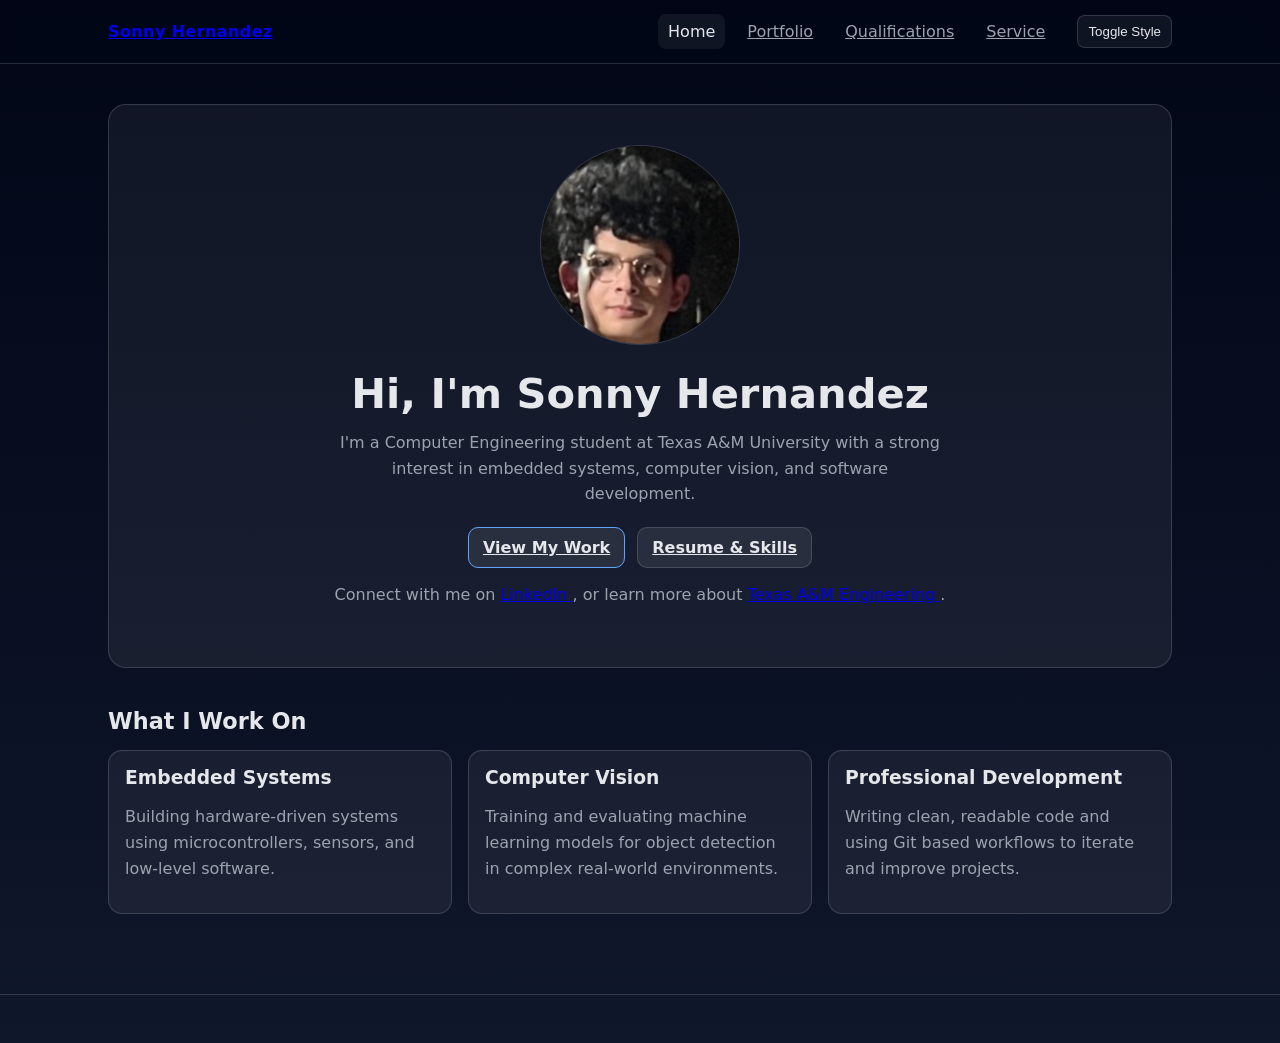
<file: index.html>
<!DOCTYPE html>
<html lang="en">
<head>
    <meta charset="UTF-8">
    <meta name="viewport" content="width=device-width, initial-scale=1.0">
    <title>Sonny Hernandez | Home</title>


    <link id="site-style" rel="stylesheet" href="css/style-a.css">


 
    <script defer src="js/main.js"></script>
</head>
<body>
    <header class="site-header">
        <div class="header-inner">
            <a class="site-brand" href="index.html">Sonny Hernandez</a>

            <nav class="site-nav" aria-label="Primary navigation">
                <a href="index.html" aria-current="page">Home</a>
                <a href="portfolio.html">Portfolio</a>
                <a href="qualifications.html">Qualifications</a>
                <a href="service.html">Service</a>
                
            </nav>

            <button id="styleToggle" type="button" class="style-toggle">
                Toggle Style
            </button>
        </div>
    </header>

    <main class="page">
        <section class="hero" aria-label="Introduction">
            <img
                class="headshot"
                src="assets/pp.jpg"
                alt="Portrait of Sonny Hernandez"
            >

            <h1 class="hero-title">Hi, I'm Sonny Hernandez</h1>

            <p class="hero-subtitle">
                I'm a Computer Engineering student at Texas A&amp;M University with a strong
                interest in embedded systems, computer vision, and software development.
            </p>

            <div class="hero-actions">
                <a class="button primary" href="portfolio.html">View My Work</a>
                <a
                        class="button"
                        href="assets/resume.pdf"
                        target="_blank"
                        rel="noopener noreferrer"
                    >
                         Resume &amp; Skills
                    </a>
                    
                
                
            </div>

            <p class="hero-subtitle">
                Connect with me on
                <a
    href="https://www.linkedin.com/in/sonny-hernandez-14623a249"
    target="_blank"
    rel="noopener noreferrer"
>
    LinkedIn
</a>,
                or learn more about
                <a href="https://engineering.tamu.edu/" target="_blank" rel="noopener noreferrer">
                    Texas A&amp;M Engineering
                </a>.
            </p>
        </section>

        <section class="highlights" aria-label="Highlights">
            <h2 class="section-title">What I Work On</h2>

            <div class="card-grid">
                <article class="card">
                    <h3 class="card-title">Embedded Systems</h3>
                    <p class="card-text">
                        Building hardware-driven systems using microcontrollers,
                        sensors, and low-level software.
                    </p>
                </article>

                <article class="card">
                    <h3 class="card-title">Computer Vision</h3>
                    <p class="card-text">
                        Training and evaluating machine learning models for object
                        detection in complex real-world environments.
                    </p>
                </article>

                <article class="card">
                    <h3 class="card-title">Professional Development</h3>
                    <p class="card-text">
                        Writing clean, readable code and using Git based workflows
                        to iterate and improve projects.
                    </p>
                </article>
            </div>
        </section>
    </main>

    <footer class="site-footer">
      
    </footer>

    <script>
         const yearEl = document.getElementById("year");
    if (yearEl) {
        yearEl.textContent = new Date().getFullYear();
    }
    </script>
</body>
</html>
</file>
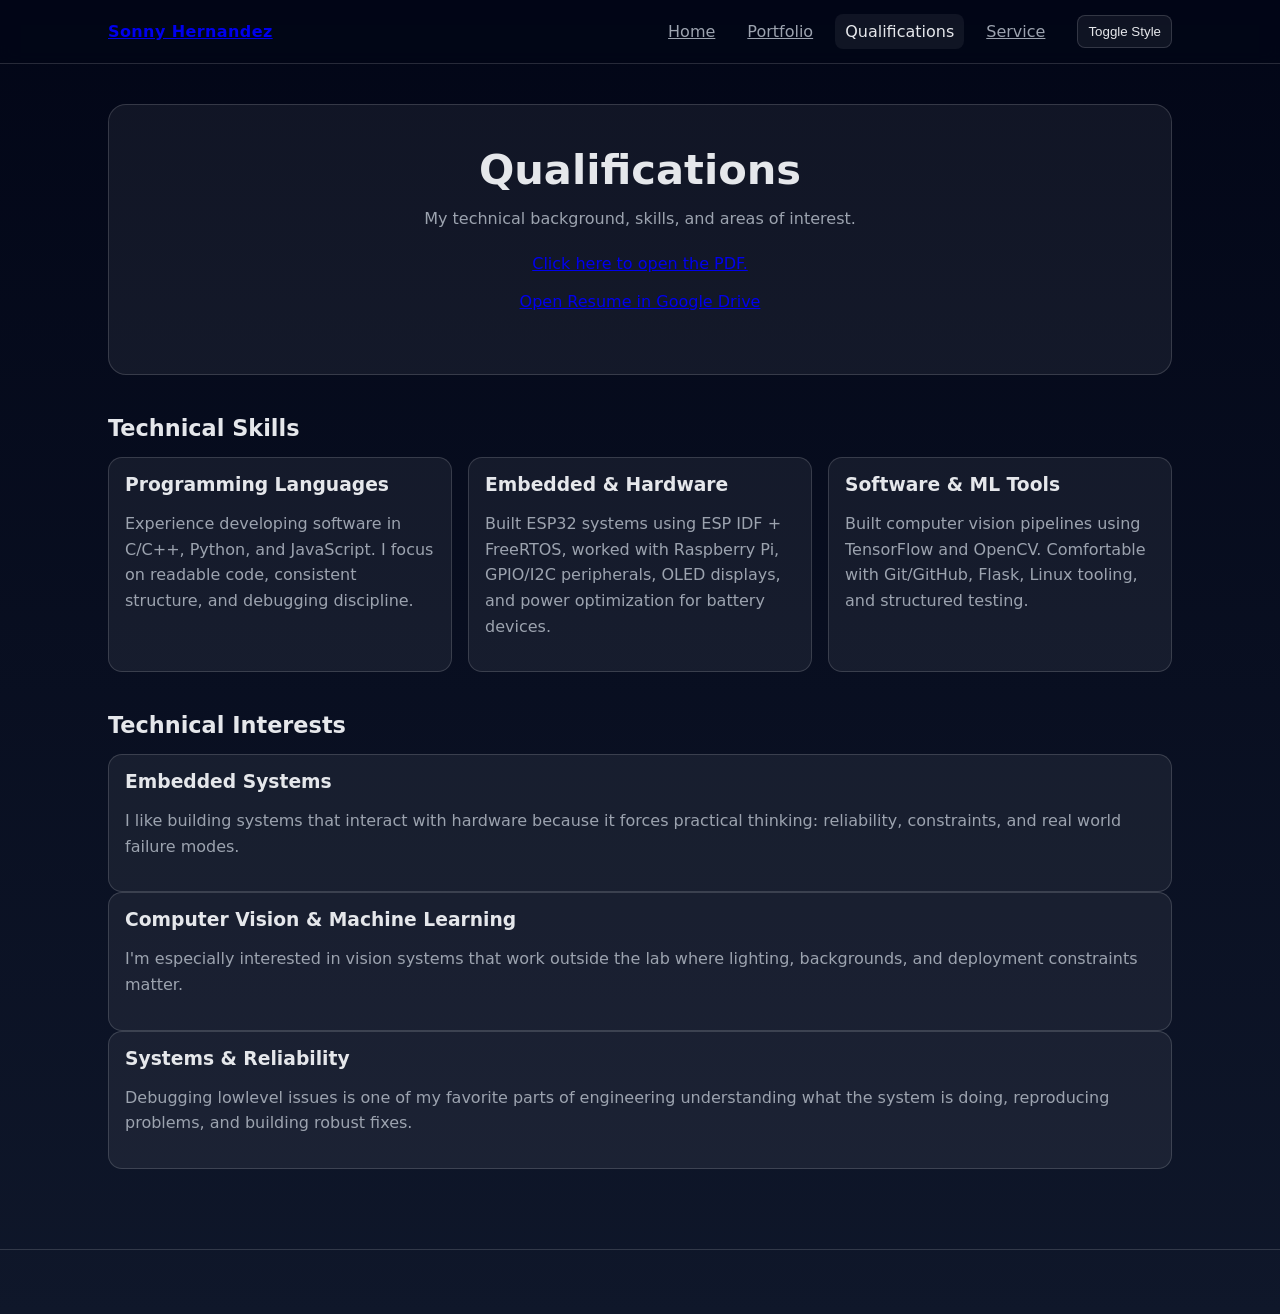
<file: qualifications.html>
<!DOCTYPE html>
<html lang="en">
<head>
    <meta charset="UTF-8">
    <meta name="viewport" content="width=device-width, initial-scale=1.0">
    <title>Sonny Hernandez | Qualifications</title>

    <link id="site-style" rel="stylesheet" href="css/style-a.css">
    <script defer src="js/main.js"></script>
</head>
<body>
    <header class="site-header">
        <div class="header-inner">
            <a class="site-brand" href="index.html">Sonny Hernandez</a>

            <nav class="site-nav" aria-label="Primary navigation">
                <a href="index.html">Home</a>
                <a href="portfolio.html">Portfolio</a>
                <a href="qualifications.html" aria-current="page">Qualifications</a>
                <a href="service.html">Service</a>
                
            </nav>

            <button id="styleToggle" type="button" class="style-toggle">
                Toggle Style
            </button>
        </div>
    </header>

    <main class="page">
        <section class="hero" aria-label="Resume">
            <h1 class="hero-title">Qualifications</h1>
            <p class="hero-subtitle">
                My technical background, skills, and areas of interest.
            </p>

            
            <div style="max-width: 1000px; margin: 22px auto 0;">
                <object
                    data="assets/resume.pdf"
                    type="application/pdf"
                    width="100%"
                    height="950"
                    style="border: none; border-radius: 12px;"
                >
                    <p style="margin-top: 10px;">
                        
                        <a href="assets/resume.pdf" target="_blank" rel="noopener noreferrer">
                            Click here to open the PDF.
                        </a>
                    </p>
                </object>
            </div>

           
            <p class="hero-subtitle" style="margin-top: 16px;">
                
                <a
                    href="https://drive.google.com/file/d/1671MWFMPBnvvnSYtesnCemAFWsCo3ol9/view?usp=share_link"
                    target="_blank"
                    rel="noopener noreferrer"
                >
                    Open Resume in Google Drive
                </a>
            </p>
        </section>

        <section aria-label="Technical skills">
            <h2 class="section-title">Technical Skills</h2>

            <div class="card-grid">
                <article class="card">
                    <h3 class="card-title">Programming Languages</h3>
                    <p class="card-text">
                        Experience developing software in C/C++, Python, and JavaScript.
                        I focus on readable code, consistent structure, and debugging discipline.
                    </p>
                </article>

                <article class="card">
                    <h3 class="card-title">Embedded & Hardware</h3>
                    <p class="card-text">
                        Built ESP32 systems using ESP IDF + FreeRTOS, worked with Raspberry Pi,
                        GPIO/I2C peripherals, OLED displays, and power optimization for battery devices.
                    </p> 
                </article>

                <article class="card">
                    <h3 class="card-title">Software & ML Tools</h3>
                    <p class="card-text">
                        Built computer vision pipelines using TensorFlow and OpenCV.
                        Comfortable with Git/GitHub, Flask, Linux tooling, and structured testing.
                    </p>
                </article>
            </div>
        </section>

        <section aria-label="Technical interests">
            <h2 class="section-title">Technical Interests</h2>

            <article class="card">
                <h3 class="card-title">Embedded Systems</h3>
                <p class="card-text">
                    I like building systems that interact with hardware because it forces practical thinking:
                    reliability, constraints, and real world failure modes.
                </p>
            </article>

            <article class="card">
                <h3 class="card-title">Computer Vision & Machine Learning</h3>
                <p class="card-text">
                    I'm especially interested in vision systems that work outside the lab where lighting,
                    backgrounds, and deployment constraints matter.
                </p>
            </article>

            <article class="card">
                <h3 class="card-title">Systems & Reliability</h3>
                <p class="card-text">
                    Debugging lowlevel issues is one of my favorite parts of engineering understanding what
                    the system is doing, reproducing problems, and building robust fixes.
                </p>
            </article>
        </section>
    </main>

    <footer class="site-footer">
        <p>
          
        </p>
    </footer>

    <script>
        document.getElementById("year").textContent = new Date().getFullYear();
    </script>
</body>
</html>
</file>
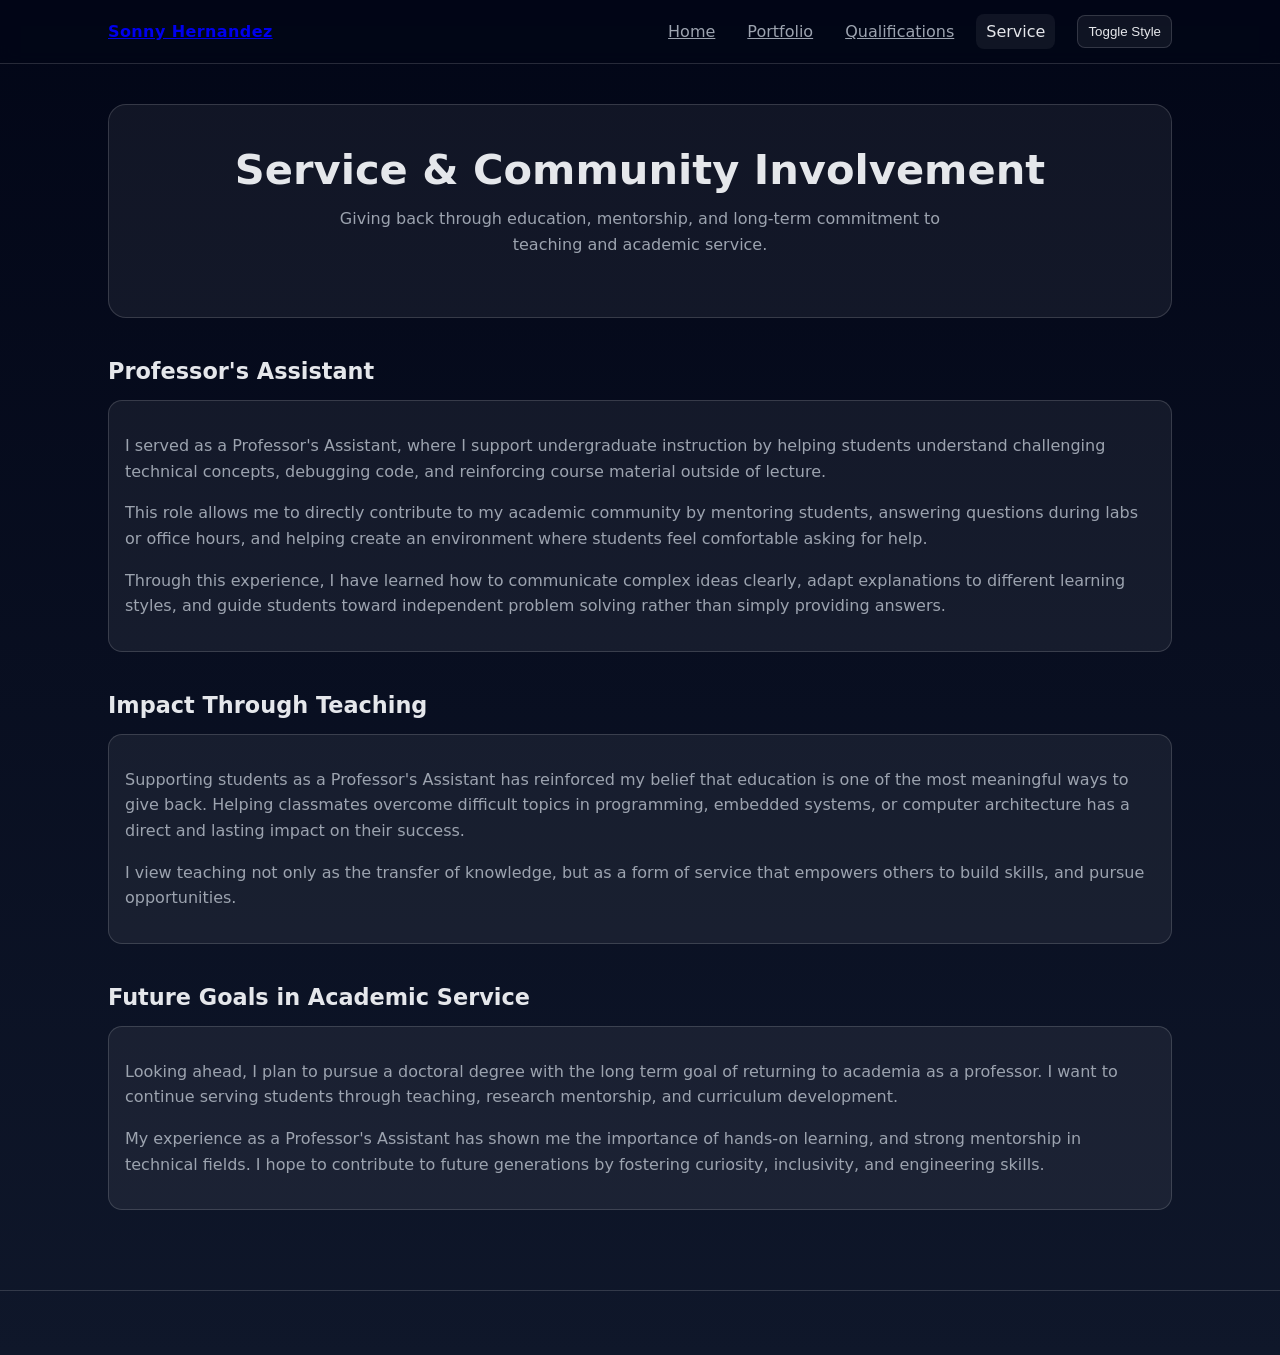
<file: service.html>
<!DOCTYPE html>
<html lang="en">
<head>
    <meta charset="UTF-8">
    <meta name="viewport" content="width=device-width, initial-scale=1.0">
    <title>Sonny Hernandez | Service</title>

    <link id="site-style" rel="stylesheet" href="css/style-a.css">
    <script defer src="js/main.js"></script>
</head>
<body>
    <header class="site-header">
        <div class="header-inner">
            <a class="site-brand" href="index.html">Sonny Hernandez</a>

            <nav class="site-nav" aria-label="Primary navigation">
                <a href="index.html">Home</a>
                <a href="portfolio.html">Portfolio</a>
                <a href="qualifications.html">Qualifications</a>
                <a href="service.html" aria-current="page">Service</a>
                
            </nav>

            <button id="styleToggle" type="button" class="style-toggle">
                Toggle Style
            </button>
        </div>
    </header>

    <main class="page">
        <section class="hero" aria-label="Service overview">
            <h1 class="hero-title">Service & Community Involvement</h1>
            <p class="hero-subtitle">
                Giving back through education, mentorship, and long-term commitment
                to teaching and academic service.
            </p>
        </section>

        <section aria-label="Current service">
            <h2 class="section-title">Professor's Assistant </h2>

            <article class="card">
                <p class="card-text">
                    I served as a Professor's Assistant, where I support undergraduate
                    instruction by helping students understand challenging technical concepts,
                    debugging code, and reinforcing course material outside of lecture.
                </p>

                <p class="card-text">
                    This role allows me to directly contribute to my academic community by
                    mentoring students, answering questions during labs or office hours,
                    and helping create an environment where students feel comfortable
                    asking for help.
                </p>

                <p class="card-text">
                    Through this experience, I have learned how to communicate complex ideas
                    clearly, adapt explanations to different learning styles, and guide
                    students toward independent problem solving rather than simply providing answers.
                </p>
            </article>
        </section>

        <section aria-label="Educational impact">
            <h2 class="section-title">Impact Through Teaching</h2>

            <article class="card">
                <p class="card-text">
                    Supporting students as a Professor's Assistant has reinforced my belief
                    that education is one of the most meaningful ways to give back. Helping
                    classmates overcome difficult topics in programming, embedded systems,
                    or computer architecture has a direct and lasting impact on their success.
                </p>

                <p class="card-text">
                    I view teaching not only as the transfer of knowledge, but as a form of
                    service that empowers others to build skills, and pursue opportunities.
                </p>
            </article>
        </section>

        <section aria-label="Future service goals">
            <h2 class="section-title">Future Goals in Academic Service</h2>

            <article class="card">
                <p class="card-text">
                    Looking ahead, I plan to pursue a doctoral degree with the long term goal
                    of returning to academia as a professor. I want to continue serving
                    students through teaching, research mentorship, and curriculum development.
                </p>

                <p class="card-text">
                    My experience as a Professor's Assistant has shown me the importance of
                    hands-on learning, and strong mentorship in
                    technical fields. I hope to contribute to
                    future generations by fostering curiosity, inclusivity, and 
                    engineering skills.
                </p>
            </article>
        </section>
    </main>

    <footer class="site-footer">
        <p>
            
        </p>
    </footer>

    <script>
        document.getElementById("year").textContent = new Date().getFullYear();
    </script>
</body>
</html>
</file>
<file: css/style-a.css>
/* style-a.css — clean, professional landing style */

:root {
    --bg: #0f172a;
    --panel: rgba(255, 255, 255, 0.06);
    --border: rgba(255, 255, 255, 0.15);
    --text: #e5e7eb;
    --muted: #9ca3af;
    --accent: #60a5fa;
}

* {
    box-sizing: border-box;
}

body {
    margin: 0;
    font-family: system-ui, -apple-system, Segoe UI, Roboto, Arial, sans-serif;
    background: linear-gradient(180deg, #020617, #0f172a);
    color: var(--text);
}

/* Header */
.site-header {
    position: sticky;
    top: 0;
    background: rgba(2, 6, 23, 0.85);
    backdrop-filter: blur(8px);
    border-bottom: 1px solid var(--border);
}

.header-inner {
    max-width: 1100px;
    margin: 0 auto;
    padding: 14px 18px;
    display: flex;
    align-items: center;
    gap: 14px;
}

.site-brand {
    font-weight: 800;
    letter-spacing: 0.4px;
}

.site-nav {
    display: flex;
    gap: 12px;
    margin-left: auto;
}

.site-nav a {
    padding: 8px 10px;
    border-radius: 8px;
    color: var(--muted);
}

.site-nav a:hover,
.site-nav a[aria-current="page"] {
    color: var(--text);
    background: var(--panel);
    text-decoration: none;
}

.style-toggle {
    margin-left: 8px;
    padding: 8px 10px;
    border-radius: 8px;
    border: 1px solid var(--border);
    background: var(--panel);
    color: var(--text);
    cursor: pointer;
}

/* Layout */
.page {
    max-width: 1100px;
    margin: 0 auto;
    padding: 40px 18px 80px;
}

/* Hero */
.hero {
    background: var(--panel);
    border: 1px solid var(--border);
    border-radius: 18px;
    padding: 40px 22px;
    text-align: center;
}

.headshot {
    width: 200px;
    height: 200px;
    object-fit: cover;
    border-radius: 999px;
    border: 1px solid var(--border);
    margin-bottom: 20px;
}

.hero-title {
    font-size: 2.6rem;
    margin: 0 0 12px;
}

.hero-subtitle {
    max-width: 60ch;
    margin: 0 auto 20px;
    color: var(--muted);
    line-height: 1.6;
}

.hero-actions {
    display: flex;
    justify-content: center;
    gap: 12px;
    margin-bottom: 14px;
}

.button {
    padding: 10px 14px;
    border-radius: 10px;
    border: 1px solid var(--border);
    background: rgba(255, 255, 255, 0.08);
    color: var(--text);
    font-weight: 600;
}

.button.primary {
    border-color: var(--accent);
}

.button:hover {
    background: rgba(255, 255, 255, 0.14);
    text-decoration: none;
}

/* Sections */
.section-title {
    margin: 40px 0 16px;
    font-size: 1.4rem;
}

.card-grid {
    display: grid;
    grid-template-columns: repeat(3, 1fr);
    gap: 16px;
}

.card {
    background: var(--panel);
    border: 1px solid var(--border);
    border-radius: 14px;
    padding: 16px;
}

.card-title {
    margin: 0 0 8px;
}

.card-text {
    color: var(--muted);
    line-height: 1.6;
}

/* Footer */
.site-footer {
    border-top: 1px solid var(--border);
    padding: 24px;
    text-align: center;
    color: var(--muted);
}

/* Responsive */
@media (max-width: 900px) {
    .card-grid {
        grid-template-columns: 1fr;
    }

    .site-nav {
        flex-wrap: wrap;
        margin-left: 0;
    }
}
</file>
